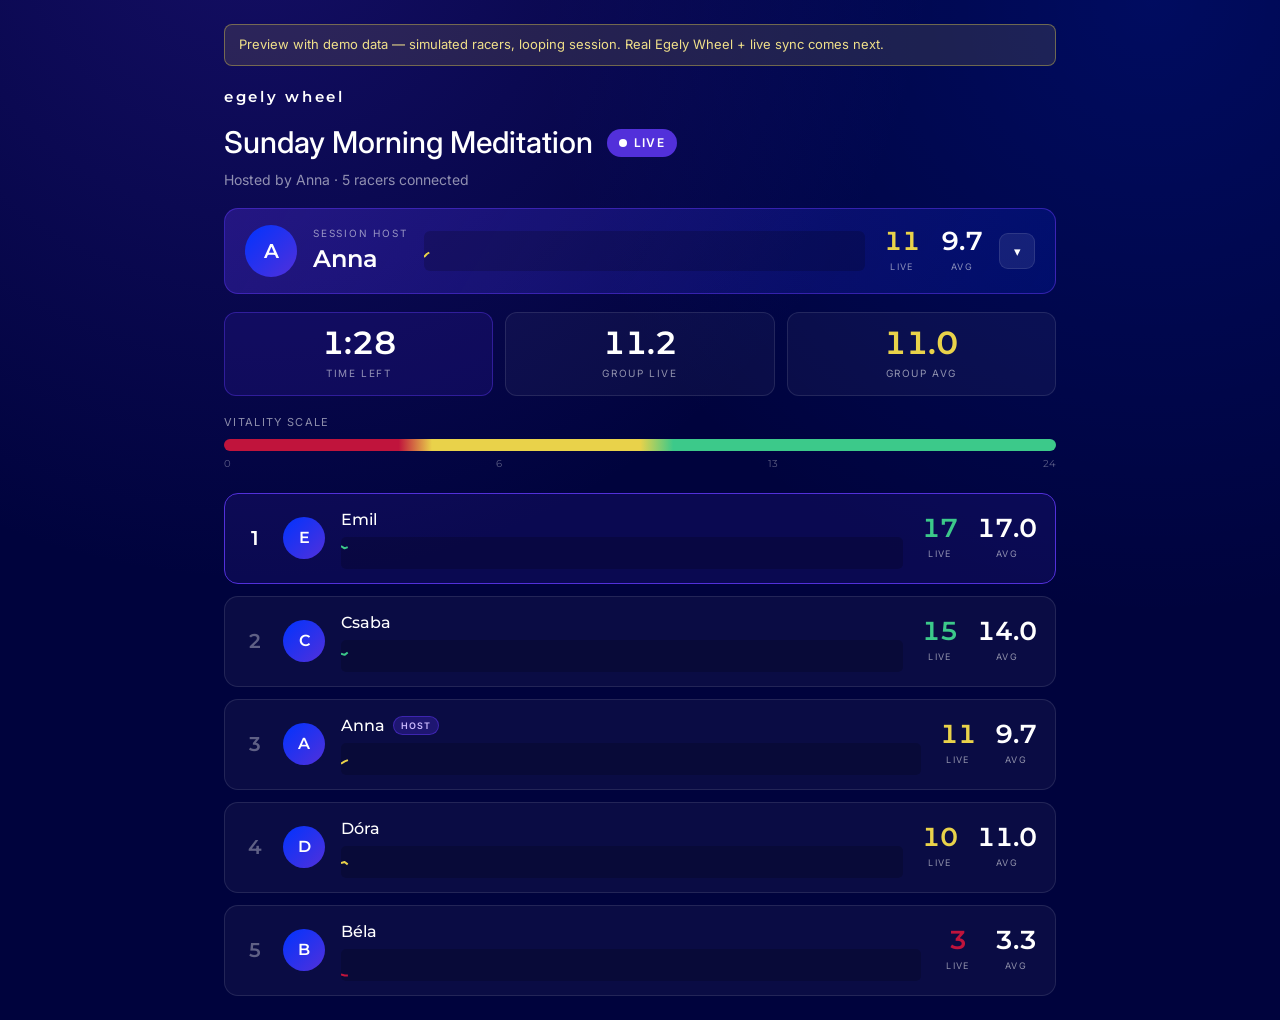
<file: room.html>
<!DOCTYPE html>
<html lang="en">
<head>
<meta charset="UTF-8">
<meta name="viewport" content="width=device-width, initial-scale=1.0">
<title>Egely Wheel · Session Room</title>
<link rel="preconnect" href="https://fonts.googleapis.com">
<link rel="preconnect" href="https://fonts.gstatic.com" crossorigin>
<link href="https://fonts.googleapis.com/css2?family=Inter:wght@400;500&family=Montserrat:wght@400;500;600&display=swap" rel="stylesheet">
<link rel="stylesheet" href="brand.css">
<style>
  .demo-banner{
    background:rgba(233,210,74,0.12);border:1px solid rgba(233,210,74,0.4);
    color:#f0e08a;border-radius:8px;padding:10px 14px;font-size:13px;margin-bottom:20px;
  }

  header{display:flex;flex-direction:column;gap:4px;margin-bottom:18px}
  .room-title-row{display:flex;align-items:center;gap:14px;margin-top:8px;flex-wrap:wrap}
  .room-title{font-size:30px;font-weight:500}
  .live-pill{display:inline-flex;align-items:center;gap:7px;font-size:12px;font-weight:600;
    letter-spacing:0.1em;text-transform:uppercase;background:var(--accent);
    padding:5px 12px;border-radius:20px}
  .live-pill .dot{width:8px;height:8px;border-radius:50%;background:#fff;animation:blink 1.2s infinite}
  @keyframes blink{50%{opacity:.3}}
  .room-sub{color:var(--muted);font-size:14px}

  /* Session leader banner */
  .leader-banner{display:flex;flex-direction:column;
    background:linear-gradient(120deg, rgba(82,48,218,0.35), rgba(0,51,255,0.16));
    border:1px solid rgba(82,48,218,0.6);border-radius:14px;padding:16px 20px;margin:18px 0}
  .lb-top{display:flex;align-items:center;gap:16px}
  .leader-banner .avatar.lg{width:52px;height:52px;font-size:20px}
  .lb-info{flex-shrink:0;min-width:0}
  .lb-label{font-size:10px;letter-spacing:0.18em;text-transform:uppercase;color:var(--muted)}
  .lb-name{font-family:'Montserrat',sans-serif;font-size:24px;font-weight:600;
    white-space:nowrap;overflow:hidden;text-overflow:ellipsis}
  .lb-spark{flex:1;min-width:80px;height:40px;display:block;
    background:rgba(0,0,0,0.18);border-radius:6px}
  .lb-metrics{display:flex;gap:18px;flex-shrink:0;text-align:center}
  .lb-expand{background:rgba(255,255,255,0.08);border:1px solid var(--panel-border);
    color:var(--white);width:36px;height:36px;border-radius:9px;font-size:13px;
    cursor:pointer;flex-shrink:0;transition:transform .25s, background .2s;
    padding:0;display:flex;align-items:center;justify-content:center}
  .lb-expand:hover{background:rgba(255,255,255,0.16)}
  .lb-expand.open{transform:rotate(180deg)}
  .lb-chart-wrap{margin-top:14px}
  .lb-chart{width:100%;height:170px;display:block;background:rgba(0,0,0,0.22);border-radius:8px}
  @media (max-width:600px){.lb-spark{display:none}}

  /* Group stats bar */
  .group-bar{display:grid;grid-template-columns:repeat(3,1fr);gap:12px;margin:18px 0}
  .gstat{background:var(--panel);border:1px solid var(--panel-border);border-radius:12px;
    padding:14px 16px;text-align:center}
  .gstat.time{background:rgba(82,48,218,0.14);border-color:rgba(82,48,218,0.5)}
  .gval{font-family:'Montserrat',sans-serif;font-size:32px;font-weight:600;line-height:1;
    font-variant-numeric:tabular-nums}
  .glbl{font-size:10px;letter-spacing:0.16em;text-transform:uppercase;color:var(--muted);margin-top:7px}

  /* Vitality color scale legend */
  .scale{margin:18px 0 22px}
  .scale-label{font-size:11px;letter-spacing:0.12em;text-transform:uppercase;color:var(--muted);margin-bottom:8px}
  .scale-bar{height:12px;border-radius:6px;
    background:linear-gradient(90deg,
      var(--red) 0%, var(--red) 21%,
      var(--yellow) 25%, var(--yellow) 50%,
      var(--green) 54%, var(--green) 100%);
  }
  .scale-ticks{display:flex;justify-content:space-between;font-size:10px;
    color:var(--faint);font-family:'Montserrat',sans-serif;margin-top:5px}

  .board{display:flex;flex-direction:column;gap:12px}
  .racer{
    background:var(--panel);border:1px solid var(--panel-border);border-radius:14px;
    padding:14px 18px;display:flex;align-items:center;gap:16px;
    transition:transform .35s ease, border-color .3s;
  }
  .racer.leader{border-color:var(--accent);background:rgba(82,48,218,0.12)}
  .rank{font-family:'Montserrat',sans-serif;font-size:20px;font-weight:600;
    color:var(--faint);width:24px;text-align:center;flex-shrink:0}
  .racer.leader .rank{color:var(--white)}
  .avatar{width:42px;height:42px;border-radius:50%;flex-shrink:0;
    display:flex;align-items:center;justify-content:center;
    font-family:'Montserrat',sans-serif;font-weight:600;font-size:16px;color:#fff;
    background:linear-gradient(135deg,var(--blue),var(--accent))}
  .racer-mid{flex:1;min-width:0;display:flex;flex-direction:column;gap:5px}
  .racer-name-row{display:flex;align-items:center;gap:8px;min-width:0}
  .racer-name{font-family:'Montserrat',sans-serif;font-size:16px;font-weight:500;
    white-space:nowrap;overflow:hidden;text-overflow:ellipsis}
  .host-tag{font-size:9px;letter-spacing:0.12em;text-transform:uppercase;font-weight:600;
    background:rgba(82,48,218,0.3);border:1px solid rgba(82,48,218,0.6);color:#cdbcff;
    padding:2px 7px;border-radius:20px;flex-shrink:0}
  .spark{width:100%;height:32px;display:block;
    background:rgba(0,0,0,0.18);border-radius:5px}
  .metrics{display:flex;align-items:flex-start;gap:16px;flex-shrink:0;text-align:center}
  .metric{display:flex;flex-direction:column;align-items:center;min-width:42px}
  .metric-val{font-family:'Montserrat',sans-serif;font-size:26px;font-weight:600;line-height:1;
    font-variant-numeric:tabular-nums;transition:color .2s}
  .metric-val.avg{color:var(--white)}
  .metric-val.samples{font-size:18px;color:var(--muted)}
  .metric-lbl{font-size:9px;letter-spacing:0.16em;text-transform:uppercase;color:var(--muted);margin-top:6px}
</style>
</head>
<body>

<div class="demo-banner">
  Preview with demo data — simulated racers, looping session. Real Egely Wheel + live sync comes next.
</div>

<header>
  <div class="wordmark">egely wheel</div>
  <div class="room-title-row">
    <span class="room-title" id="roomTitle">Sunday Morning Meditation</span>
    <span class="live-pill"><span class="dot"></span>Live</span>
  </div>
  <div class="room-sub" id="roomSub">Hosted by Anna · 5 racers connected</div>
</header>

<div class="leader-banner">
  <div class="lb-top">
    <div class="avatar lg" id="lbAvatar"></div>
    <div class="lb-info">
      <div class="lb-label">Session host</div>
      <div class="lb-name" id="lbName">—</div>
    </div>
    <canvas class="lb-spark" id="lbSpark"></canvas>
    <div class="lb-metrics">
      <div class="metric"><div class="metric-val live" id="lbLive">0</div><div class="metric-lbl">Live</div></div>
      <div class="metric"><div class="metric-val avg" id="lbAvg">0.0</div><div class="metric-lbl">Avg</div></div>
    </div>
    <button class="lb-expand" id="lbExpand" title="Expand live chart">&#9662;</button>
  </div>
  <div class="lb-chart-wrap" id="lbChartWrap" hidden>
    <canvas class="lb-chart" id="lbChart"></canvas>
  </div>
</div>

<div class="group-bar">
  <div class="gstat time"><div class="gval" id="gTime">0:00</div><div class="glbl">Time left</div></div>
  <div class="gstat"><div class="gval" id="gLive">0.0</div><div class="glbl">Group live</div></div>
  <div class="gstat"><div class="gval" id="gAvg">0.0</div><div class="glbl">Group avg</div></div>
</div>

<div class="scale">
  <div class="scale-label">Vitality scale</div>
  <div class="scale-bar"></div>
  <div class="scale-ticks"><span>0</span><span>6</span><span>13</span><span>24</span></div>
</div>

<div class="board" id="board"></div>

<script type="module">
// ---- Vitality color (from Egely Wheel Vitality Scale) -----------------------
function vitalityColor(led){
  if(led <= 5) return '#C0143C';   // red
  if(led <= 12) return '#E9D24A';  // yellow
  return '#3CC98A';                // green
}

// ---- Demo session -----------------------------------------------------------
const SESSION_MS = 90000;        // demo session length (real value comes from the session)
const STEP_MS = 500;             // sample cadence
let sessionStart = Date.now();

function newRacer(name, led, host = false){
  return { name, led, sum:led, count:1, history:[{ t:0, led }], host };
}
let racers = [
  newRacer('Anna', 8, true),   // session host: created/started this session
  newRacer('Csaba', 14),
  newRacer('Béla', 4),
  newRacer('Dóra', 11),
  newRacer('Emil', 18),
];

const board = document.getElementById('board');

function buildCard(r){
  const card = document.createElement('div');
  card.className = 'racer';

  const rank = document.createElement('div');
  rank.className = 'rank';

  const avatar = document.createElement('div');
  avatar.className = 'avatar';
  avatar.textContent = r.name.charAt(0).toUpperCase();

  const mid = document.createElement('div');
  mid.className = 'racer-mid';
  const nameRow = document.createElement('div');
  nameRow.className = 'racer-name-row';
  const name = document.createElement('div');
  name.className = 'racer-name';
  name.textContent = r.name;
  nameRow.append(name);
  if(r.host){
    const tag = document.createElement('span');
    tag.className = 'host-tag';
    tag.textContent = 'Host';
    nameRow.append(tag);
  }
  const spark = document.createElement('canvas');
  spark.className = 'spark';
  mid.append(nameRow, spark);

  const metrics = document.createElement('div');
  metrics.className = 'metrics';
  const live = mkMetric('live', 'Live');
  const avg = mkMetric('avg', 'Avg');
  metrics.append(live.wrap, avg.wrap);

  card.append(rank, avatar, mid, metrics);
  board.appendChild(card);

  r.el = { card, rank, liveVal:live.val, avgVal:avg.val, spark };
}

function mkMetric(cls, label){
  const wrap = document.createElement('div');
  wrap.className = 'metric';
  const val = document.createElement('div');
  val.className = 'metric-val ' + cls;
  const lbl = document.createElement('div');
  lbl.className = 'metric-lbl';
  lbl.textContent = label;
  wrap.append(val, lbl);
  return { wrap, val };
}

racers.forEach(buildCard);

// Draws a curve whose X axis spans the FULL session length, so the line grows
// left -> right as time passes. Used for the small card sparklines, the leader
// mini-spark, and the expanded leader chart.
function drawCurve(canvas, history, color, opts = {}){
  const w = canvas.clientWidth, h = canvas.clientHeight;
  if(!w || !h) return;
  const dpr = window.devicePixelRatio || 1;
  if(canvas.width !== Math.round(w * dpr)){ canvas.width = Math.round(w * dpr); canvas.height = Math.round(h * dpr); }
  const ctx = canvas.getContext('2d');
  ctx.setTransform(dpr, 0, 0, dpr, 0, 0);
  ctx.clearRect(0, 0, w, h);
  const pad = opts.big ? 8 : 2;
  const xOf = t => (t / SESSION_MS) * w;
  const yOf = led => h - (led / 24) * (h - pad * 2) - pad;
  if(opts.grid){
    ctx.strokeStyle = 'rgba(255,255,255,0.07)';
    ctx.lineWidth = 1;
    for(let i = 0; i <= 4; i++){
      const y = (h / 4) * i;
      ctx.beginPath(); ctx.moveTo(0, y); ctx.lineTo(w, y); ctx.stroke();
    }
  }
  if(history.length < 2) return;
  const trace = () => history.forEach((pt, i) => {
    const x = xOf(pt.t), y = yOf(pt.led);
    if(i === 0) ctx.moveTo(x, y); else ctx.lineTo(x, y);
  });
  if(opts.fill){
    ctx.beginPath(); trace();
    ctx.lineTo(xOf(history[history.length - 1].t), h);
    ctx.lineTo(xOf(history[0].t), h);
    ctx.closePath();
    const grad = ctx.createLinearGradient(0, 0, 0, h);
    grad.addColorStop(0, color + '55');
    grad.addColorStop(1, color + '00');
    ctx.fillStyle = grad; ctx.fill();
  }
  ctx.beginPath(); trace();
  ctx.strokeStyle = color;
  ctx.lineWidth = opts.big ? 2.5 : 2;
  ctx.lineJoin = 'round';
  ctx.stroke();
}

function render(){
  const sorted = [...racers].sort((a, b) => b.led - a.led);
  sorted.forEach((r, i) => {
    board.appendChild(r.el.card); // reorder, preserves canvas state
    r.el.rank.textContent = i + 1;
    r.el.card.classList.toggle('leader', i === 0);
    r.el.liveVal.textContent = r.led;
    r.el.liveVal.style.color = vitalityColor(r.led);
    r.el.avgVal.textContent = (r.sum / r.count).toFixed(1);
    drawCurve(r.el.spark, r.history, vitalityColor(r.led));
  });
  const host = racers.find(r => r.host) || racers[0];
  const hostColor = vitalityColor(host.led);
  document.getElementById('lbAvatar').textContent = host.name.charAt(0).toUpperCase();
  document.getElementById('lbName').textContent = host.name;
  const lbLive = document.getElementById('lbLive');
  lbLive.textContent = host.led;
  lbLive.style.color = hostColor;
  document.getElementById('lbAvg').textContent = (host.sum / host.count).toFixed(1);
  drawCurve(document.getElementById('lbSpark'), host.history, hostColor);
  if(leaderExpanded){
    drawCurve(document.getElementById('lbChart'), host.history, hostColor, { big:true, fill:true, grid:true });
  }
  updateGroupStats();
}

function updateGroupStats(){
  const elapsed = Math.min(Date.now() - sessionStart, SESSION_MS);
  const left = Math.max(0, SESSION_MS - elapsed);
  const sec = Math.floor(left / 1000);
  document.getElementById('gTime').textContent = `${Math.floor(sec / 60)}:${String(sec % 60).padStart(2, '0')}`;
  const groupLive = racers.reduce((s, r) => s + r.led, 0) / racers.length;
  const groupAvg = racers.reduce((s, r) => s + r.sum / r.count, 0) / racers.length;
  document.getElementById('gLive').textContent = groupLive.toFixed(1);
  const gAvgEl = document.getElementById('gAvg');
  gAvgEl.textContent = groupAvg.toFixed(1);
  gAvgEl.style.color = vitalityColor(groupAvg);
}

// ---- Demo animation: random walk, restarts when the session ends ------------
function step(){
  const elapsed = Date.now() - sessionStart;
  if(elapsed >= SESSION_MS){
    sessionStart = Date.now();
    racers = racers.map((r) => {
      const fresh = newRacer(r.name, Math.floor(Math.random() * 20) + 2, r.host);
      fresh.el = r.el;
      return fresh;
    });
    render();
    return;
  }
  for(const r of racers){
    let next = r.led + Math.round((Math.random() - 0.45) * 4);
    next = Math.max(0, Math.min(24, next));
    r.led = next;
    r.sum += next;
    r.count++;
    r.history.push({ t: elapsed, led: next });
  }
  render();
}

// ---- Expandable leader chart ------------------------------------------------
let leaderExpanded = false;
document.getElementById('lbExpand').addEventListener('click', () => {
  leaderExpanded = !leaderExpanded;
  document.getElementById('lbChartWrap').hidden = !leaderExpanded;
  document.getElementById('lbExpand').classList.toggle('open', leaderExpanded);
  render();
});

render();
setInterval(step, STEP_MS);
window.addEventListener('resize', render);
</script>

</body>
</html>
</file>
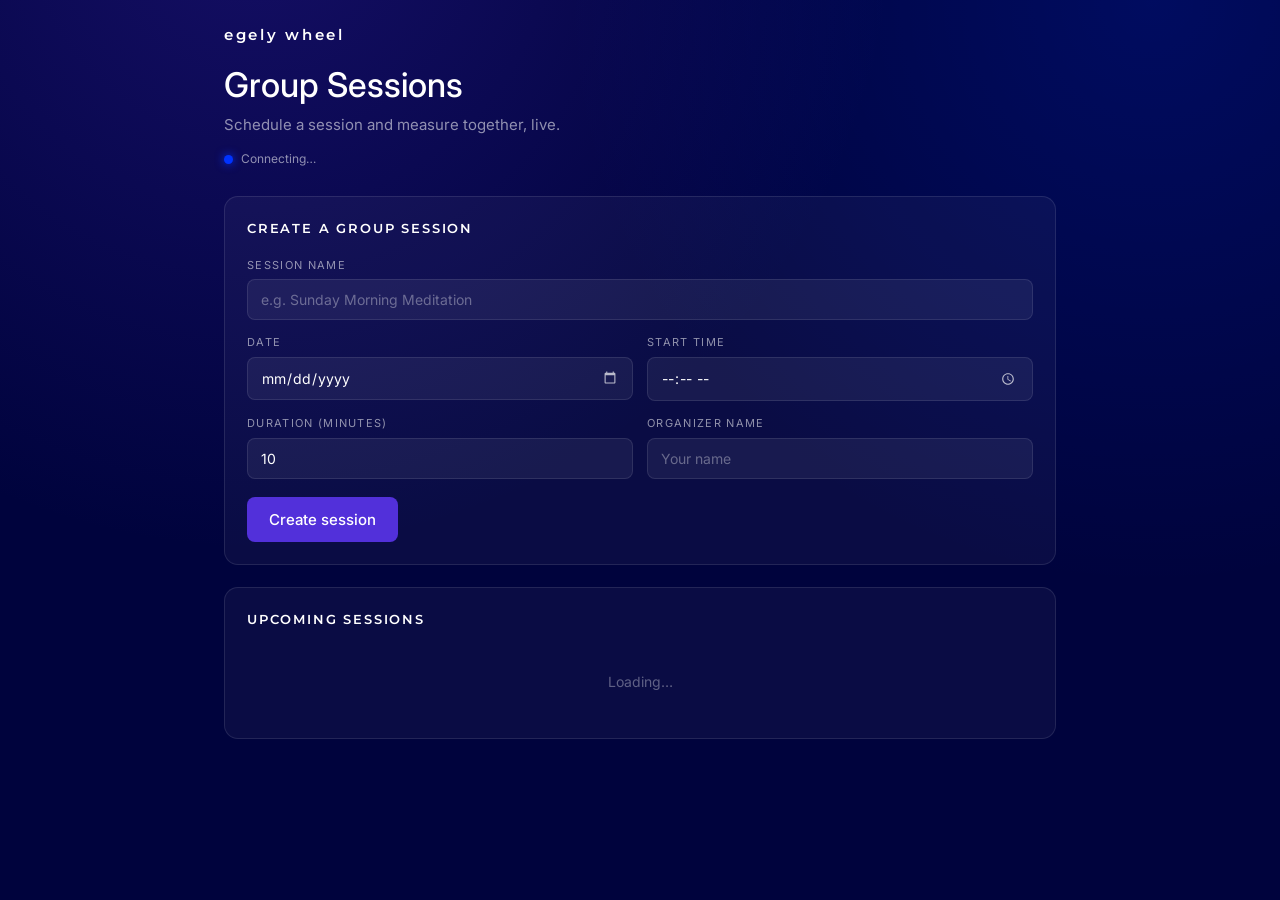
<file: sessions.html>
<!DOCTYPE html>
<html lang="en">
<head>
<meta charset="UTF-8">
<meta name="viewport" content="width=device-width, initial-scale=1.0">
<title>Egely Wheel · Group Sessions</title>
<link rel="preconnect" href="https://fonts.googleapis.com">
<link rel="preconnect" href="https://fonts.gstatic.com" crossorigin>
<link href="https://fonts.googleapis.com/css2?family=Inter:ital,wght@0,400;0,500;1,400&family=Montserrat:wght@400;500;600&display=swap" rel="stylesheet">
<link rel="stylesheet" href="brand.css">
<style>
  header{display:flex;flex-direction:column;gap:4px;margin-bottom:28px}
  .page-title{font-size:34px;font-weight:500;margin-top:8px}
  .page-sub{color:var(--muted);font-size:15px}

  .form-grid{display:grid;grid-template-columns:1fr 1fr;gap:14px}
  @media (max-width:560px){.form-grid{grid-template-columns:1fr}}
  .field{display:flex;flex-direction:column;gap:6px}
  .field.full{grid-column:1 / -1}
  .form-actions{margin-top:18px;display:flex;align-items:center;gap:14px}
  .form-msg{font-size:13px;color:var(--muted)}
  .form-msg.ok{color:#3ddc84}
  .form-msg.err{color:#ff7c7c}

  .session-list{display:flex;flex-direction:column;gap:12px}
  .empty{color:var(--faint);font-size:14px;text-align:center;padding:24px 0}
  .session-card{
    background:rgba(255,255,255,0.04);border:1px solid var(--panel-border);
    border-radius:12px;padding:16px 18px;display:flex;align-items:center;
    justify-content:space-between;gap:16px;flex-wrap:wrap;
    transition:border-color .2s;
  }
  .session-card.live{border-color:var(--accent);background:rgba(82,48,218,0.12)}
  .session-card.finished{opacity:.5}
  .session-main{display:flex;flex-direction:column;gap:4px;min-width:0}
  .session-name{font-family:'Montserrat',sans-serif;font-size:18px;font-weight:500}
  .session-meta{font-size:13px;color:var(--muted)}
  .session-right{display:flex;flex-direction:column;align-items:flex-end;gap:4px;text-align:right}
  .badge{font-size:10px;letter-spacing:0.12em;text-transform:uppercase;
    padding:4px 9px;border-radius:20px;font-weight:600}
  .badge.upcoming{background:rgba(0,51,255,0.2);color:#9db4ff}
  .badge.live{background:var(--accent);color:var(--white)}
  .badge.finished{background:rgba(255,255,255,0.1);color:var(--muted)}
  .countdown{font-family:'Montserrat',sans-serif;font-size:20px;font-weight:500;
    font-variant-numeric:tabular-nums}
  .countdown.live{color:#3ddc84}
</style>
</head>
<body>

<header>
  <div class="wordmark">egely wheel</div>
  <div class="page-title">Group Sessions</div>
  <div class="page-sub">Schedule a session and measure together, live.</div>
  <div class="cloud-status waiting" id="cloudStatus">
    <span class="dot"></span><span id="cloudStatusText">Connecting…</span>
  </div>
</header>

<div class="panel">
  <h2>Create a group session</h2>
  <form id="createForm">
    <div class="form-grid">
      <div class="field full">
        <label for="fName">Session name</label>
        <input type="text" id="fName" placeholder="e.g. Sunday Morning Meditation" required maxlength="80">
      </div>
      <div class="field">
        <label for="fDate">Date</label>
        <input type="date" id="fDate" required>
      </div>
      <div class="field">
        <label for="fTime">Start time</label>
        <input type="time" id="fTime" required>
      </div>
      <div class="field">
        <label for="fDuration">Duration (minutes)</label>
        <input type="number" id="fDuration" min="1" max="240" value="10" required>
      </div>
      <div class="field">
        <label for="fOrganizer">Organizer name</label>
        <input type="text" id="fOrganizer" placeholder="Your name" required maxlength="60">
      </div>
    </div>
    <div class="form-actions">
      <button type="submit" id="btnCreate">Create session</button>
      <span class="form-msg" id="formMsg"></span>
    </div>
  </form>
</div>

<div class="panel">
  <h2>Upcoming sessions</h2>
  <div class="session-list" id="sessionList">
    <div class="empty" id="emptyState">Loading…</div>
  </div>
</div>

<script type="module">
import { createClient } from 'https://esm.sh/@supabase/supabase-js@2';

const SUPABASE_URL = 'https://lhyychkrcrndjptptkii.supabase.co';
const SUPABASE_KEY = 'eyJhbGciOiJIUzI1NiIsInR5cCI6IkpXVCJ9.eyJpc3MiOiJzdXBhYmFzZSIsInJlZiI6ImxoeXljaGtyY3JuZGpwdHB0a2lpIiwicm9sZSI6ImFub24iLCJpYXQiOjE3Nzk2MjY0NTYsImV4cCI6MjA5NTIwMjQ1Nn0.m94K_KVl-Fdj1vkrAh0mPN3lku4FmcfnHs5W3p_gBFk';

const supabase = createClient(SUPABASE_URL, SUPABASE_KEY);
const $ = id => document.getElementById(id);

let sessions = [];

function setCloudStatus(text, state){
  $('cloudStatus').className = 'cloud-status ' + state;
  $('cloudStatusText').textContent = text;
}

// ---- Load + render ----------------------------------------------------------

async function loadSessions(){
  const { data, error } = await supabase
    .from('sessions')
    .select('*')
    .order('scheduled_start', { ascending: true });
  if(error){
    setCloudStatus('Error: ' + error.message, 'err');
    return;
  }
  setCloudStatus('Connected', 'ok');
  sessions = data || [];
  renderSessions();
}

function sessionState(s, now){
  const start = new Date(s.scheduled_start).getTime();
  const end = start + (s.duration_minutes || 0) * 60000;
  if(now < start) return 'upcoming';
  if(now <= end) return 'live';
  return 'finished';
}

function formatStart(iso){
  return new Date(iso).toLocaleString('en-US', {
    weekday:'short', month:'short', day:'numeric',
    hour:'2-digit', minute:'2-digit'
  });
}

function formatCountdown(ms){
  if(ms < 0) ms = 0;
  const totalSec = Math.floor(ms / 1000);
  const h = Math.floor(totalSec / 3600);
  const m = Math.floor((totalSec % 3600) / 60);
  const sec = totalSec % 60;
  const pad = n => String(n).padStart(2, '0');
  return h > 0 ? `${h}:${pad(m)}:${pad(sec)}` : `${pad(m)}:${pad(sec)}`;
}

function renderSessions(){
  const list = $('sessionList');
  if(sessions.length === 0){
    list.innerHTML = '<div class="empty">No sessions yet. Create the first one above.</div>';
    return;
  }
  const now = Date.now();
  // Order: live first, then upcoming (soonest first), then finished (latest first).
  const order = { live: 0, upcoming: 1, finished: 2 };
  const sorted = [...sessions].sort((a, b) => {
    const sa = sessionState(a, now), sb = sessionState(b, now);
    if(order[sa] !== order[sb]) return order[sa] - order[sb];
    const ta = new Date(a.scheduled_start).getTime();
    const tb = new Date(b.scheduled_start).getTime();
    return sa === 'finished' ? tb - ta : ta - tb;
  });

  list.innerHTML = '';
  for(const s of sorted){
    const state = sessionState(s, now);
    const card = document.createElement('div');
    card.className = 'session-card ' + state;
    card.dataset.start = new Date(s.scheduled_start).getTime();
    card.dataset.end = new Date(s.scheduled_start).getTime() + (s.duration_minutes || 0) * 60000;

    const main = document.createElement('div');
    main.className = 'session-main';
    const name = document.createElement('div');
    name.className = 'session-name';
    name.textContent = s.name || 'Untitled session';
    const meta = document.createElement('div');
    meta.className = 'session-meta';
    meta.textContent = `${formatStart(s.scheduled_start)} · ${s.duration_minutes} min · by ${s.created_by || 'unknown'}`;
    main.append(name, meta);

    const right = document.createElement('div');
    right.className = 'session-right';
    const badge = document.createElement('span');
    badge.className = 'badge ' + state;
    badge.textContent = state === 'live' ? 'Live' : state === 'upcoming' ? 'Upcoming' : 'Finished';
    const cd = document.createElement('div');
    cd.className = 'countdown' + (state === 'live' ? ' live' : '');
    cd.dataset.role = 'countdown';
    right.append(badge, cd);

    card.append(main, right);
    list.appendChild(card);
  }
  tickCountdowns();
}

// Update only the countdown labels every second (cheap, no full re-render).
function tickCountdowns(){
  const now = Date.now();
  let needsReorder = false;
  document.querySelectorAll('.session-card').forEach(card => {
    const start = Number(card.dataset.start);
    const end = Number(card.dataset.end);
    const cd = card.querySelector('[data-role="countdown"]');
    const isLive = card.classList.contains('live');
    const isFinished = card.classList.contains('finished');
    if(now < start){
      cd.textContent = 'in ' + formatCountdown(start - now);
      if(isLive || isFinished) needsReorder = true;
    } else if(now <= end){
      cd.textContent = formatCountdown(end - now) + ' left';
      if(!isLive) needsReorder = true; // crossed into live
    } else {
      cd.textContent = '';
      if(!isFinished) needsReorder = true; // crossed into finished
    }
  });
  // When a session crosses a state boundary, re-render to fix badges/ordering.
  if(needsReorder) renderSessions();
}
setInterval(tickCountdowns, 1000);

// ---- Create -----------------------------------------------------------------

$('createForm').addEventListener('submit', async (e) => {
  e.preventDefault();
  const name = $('fName').value.trim();
  const date = $('fDate').value;
  const time = $('fTime').value;
  const duration = parseInt($('fDuration').value, 10);
  const organizer = $('fOrganizer').value.trim();

  if(!name || !date || !time || !duration || !organizer){
    setFormMsg('Please fill in every field.', 'err');
    return;
  }
  const start = new Date(`${date}T${time}`);
  if(isNaN(start.getTime())){
    setFormMsg('Invalid date or time.', 'err');
    return;
  }

  $('btnCreate').disabled = true;
  setFormMsg('Creating…', '');
  const { error } = await supabase.from('sessions').insert({
    name,
    scheduled_start: start.toISOString(),
    duration_minutes: duration,
    status: 'scheduled',
    created_by: organizer
  });
  $('btnCreate').disabled = false;

  if(error){
    setFormMsg('Error: ' + error.message, 'err');
    return;
  }
  setFormMsg('Session created.', 'ok');
  $('fName').value = '';
  loadSessions();
});

function setFormMsg(text, state){
  const el = $('formMsg');
  el.className = 'form-msg ' + (state || '');
  el.textContent = text;
}

// ---- Realtime ---------------------------------------------------------------

supabase.channel('sessions-changes')
  .on('postgres_changes', { event: '*', schema: 'public', table: 'sessions' }, () => {
    loadSessions();
  })
  .subscribe();

// Default the date field to today for convenience.
$('fDate').value = new Date().toISOString().slice(0, 10);

loadSessions();
</script>

</body>
</html>
</file>
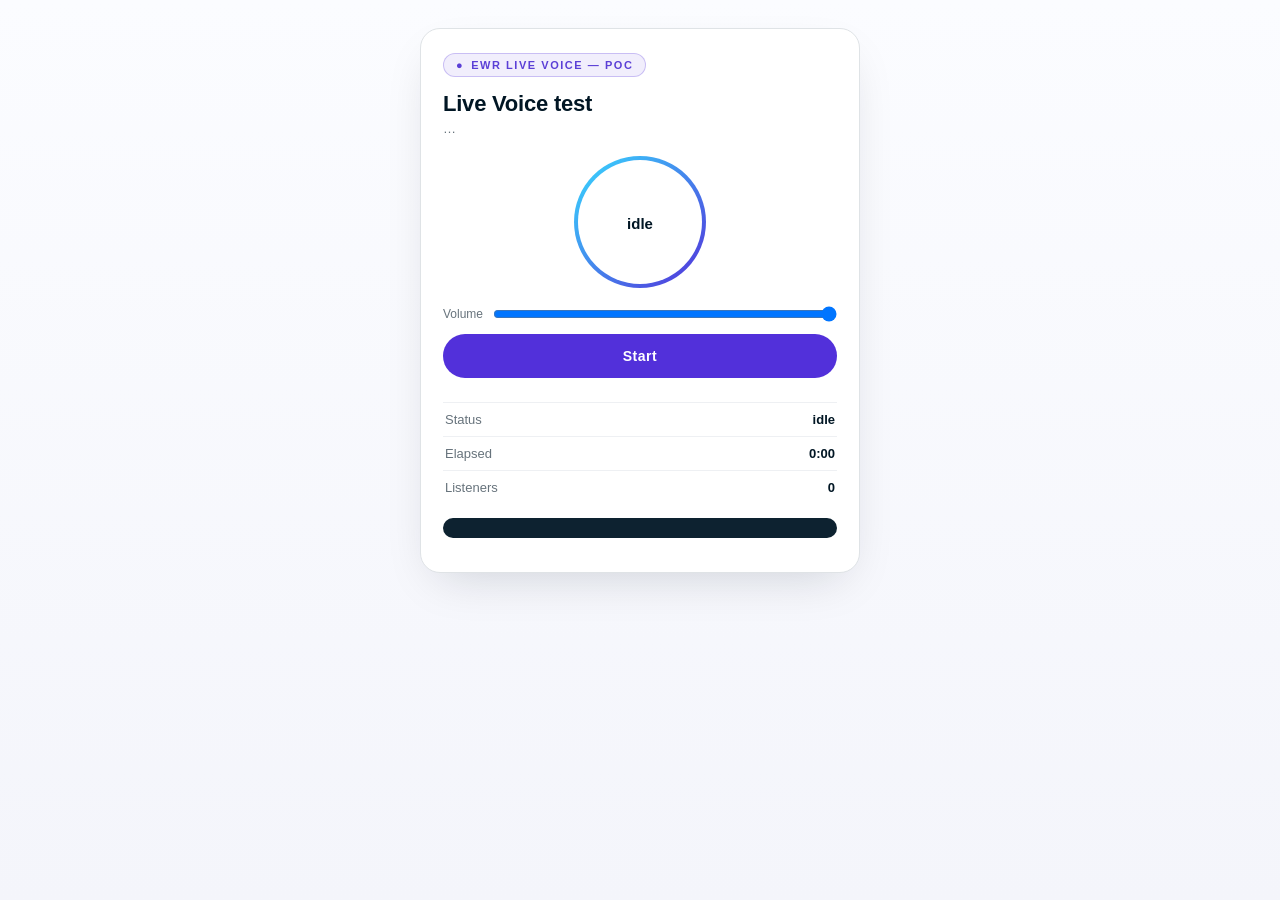
<file: voice-poc.html>
<!doctype html>
<html lang="en">
<head>
<meta charset="utf-8">
<meta name="viewport" content="width=device-width, initial-scale=1, viewport-fit=cover">
<meta name="robots" content="noindex,nofollow">
<title>EWR Live Voice — POC</title>
<style>
  :root{--navy:#011624;--accent:#5230da;--cyan:#37dbff;--muted:#67737c;--border:#dfe3e6}
  *{box-sizing:border-box;margin:0;padding:0}
  body{font-family:'Inter',-apple-system,BlinkMacSystemFont,'Segoe UI',sans-serif;
    background:linear-gradient(180deg,#fbfcff,#f4f5fb);min-height:100vh;
    display:flex;align-items:flex-start;justify-content:center;padding:28px 16px}
  .card{width:100%;max-width:440px;background:#fff;border:1px solid var(--border);
    border-radius:20px;padding:24px 22px;box-shadow:0 18px 50px -18px rgba(1,22,36,.18)}
  .tag{display:inline-flex;align-items:center;gap:7px;font-size:11px;font-weight:700;
    letter-spacing:.14em;color:#5b3fd6;background:rgba(82,48,218,.08);
    border:1px solid rgba(82,48,218,.25);border-radius:999px;padding:5px 12px;margin-bottom:14px}
  h1{font-size:22px;color:var(--navy);letter-spacing:-.01em;margin-bottom:4px}
  .sub{font-size:13px;color:var(--muted);margin-bottom:20px}
  .ringwrap{display:flex;justify-content:center;margin:8px 0 18px}
  .ring{width:132px;height:132px;border-radius:50%;padding:4px;
    background:linear-gradient(135deg,var(--cyan),var(--accent));
    transition:transform .12s ease;display:flex;align-items:center;justify-content:center}
  .ring-in{width:100%;height:100%;border-radius:50%;background:#fff;
    display:flex;flex-direction:column;align-items:center;justify-content:center;gap:2px}
  .ring-role{font-size:10px;font-weight:700;letter-spacing:.14em;color:var(--muted)}
  .ring-state{font-size:15px;font-weight:700;color:var(--navy)}
  .row{display:flex;gap:10px;margin-bottom:12px}
  button{flex:1;font-family:inherit;font-size:14px;font-weight:700;letter-spacing:.04em;
    border:none;border-radius:999px;padding:14px 18px;cursor:pointer;
    background:var(--accent);color:#fff;transition:background .15s}
  button:hover{background:#401d91}
  button:disabled{opacity:.5;cursor:default}
  button.ghost{background:#fff;color:var(--navy);border:1.5px solid var(--navy)}
  button.ghost:hover{background:var(--navy);color:#fff}
  .stat{display:flex;justify-content:space-between;font-size:13px;color:var(--muted);
    border-top:1px solid #eef0f3;padding:9px 2px}
  .stat b{color:var(--navy);font-variant-numeric:tabular-nums}
  .vol{display:flex;align-items:center;gap:10px;font-size:12px;color:var(--muted);margin:6px 0 12px}
  .vol input{flex:1}
  .meter{height:8px;border-radius:999px;background:#eef0f3;overflow:hidden;margin:0 0 14px}
  .meter i{display:block;height:100%;width:0;border-radius:999px;
    background:linear-gradient(90deg,var(--cyan),var(--accent));transition:width .1s linear}
  .log{margin-top:14px;background:#0d2230;color:#9fd9ec;font:11px/1.6 Consolas,monospace;
    border-radius:10px;padding:10px 12px;max-height:160px;overflow:auto;white-space:pre-wrap}
  .hint{font-size:11.5px;color:#99a2a7;margin-top:10px;line-height:1.5}
</style>
</head>
<body>
<div class="card">
  <span class="tag"><span id="dot">●</span> EWR LIVE VOICE — POC</span>
  <h1 id="title">Live Voice test</h1>
  <p class="sub" id="sub">…</p>

  <div class="ringwrap"><div class="ring" id="ring"><div class="ring-in">
    <span class="ring-role" id="ringRole"></span>
    <span class="ring-state" id="ringState">idle</span>
  </div></div></div>

  <div class="meter" id="meterWrap" hidden><i id="meter"></i></div>
  <div class="vol" id="volWrap" hidden>Volume <input type="range" id="vol" min="0" max="100" value="100"></div>

  <div class="row">
    <button id="btnMain">Start</button>
    <button id="btnMute" class="ghost" hidden>Mute</button>
  </div>
  <div class="row"><button id="btnAudio" class="ghost" hidden>Tap if you hear nothing</button></div>

  <div class="stat"><span>Status</span><b id="stStatus">idle</b></div>
  <div class="stat"><span>Elapsed</span><b id="stTime">0:00</b></div>
  <div class="stat" id="stCountRow"><span id="stCountLbl">Listeners</span><b id="stCount">0</b></div>

  <div class="log" id="log"></div>
  <p class="hint" id="hint"></p>
</div>

<script type="module">
import { Room, RoomEvent, Track } from 'https://esm.sh/livekit-client@2';

const TOKEN_URL = 'https://lhyychkrcrndjptptkii.supabase.co/functions/v1/livekit-token';
const PW = 'ewrpoc_x7k2m9';

const P = new URLSearchParams(location.search);
const role = P.get('role') === 'host' ? 'host' : 'listen';
const roomName = P.get('room') || 'poc';
const myName = P.get('name') || (role === 'host' ? 'Maker' : 'Listener');

const $ = id => document.getElementById(id);
const log = m => {
  const t = new Date().toLocaleTimeString('en-GB');
  $('log').textContent += `[${t}] ${m}\n`;
  $('log').scrollTop = $('log').scrollHeight;
};

$('title').textContent = role === 'host' ? '🎙 Maker — voice host' : '🎧 Listener';
$('sub').textContent = role === 'host'
  ? 'You publish your microphone. Open ?role=listen on other devices to hear it.'
  : 'You will hear the maker live. Start, then just listen.';
$('ringRole').textContent = role.toUpperCase();
$('btnMain').textContent = role === 'host' ? 'Go live with your voice' : 'Listen live';
$('stCountLbl').textContent = role === 'host' ? 'Listeners' : 'Maker online';
$('hint').textContent = role === 'host'
  ? 'Keep this tab in the foreground. Screen wake lock is requested automatically.'
  : 'If audio stops when the screen locks, note the time and tell Claude.';

let lk = null, connected = false, muted = false, t0 = 0, timer = null;
let audioCtx = null, rafId = null, audioEl = null;

function setState(s){ $('ringState').textContent = s; $('stStatus').textContent = s; }
function tickTime(){
  const s = Math.floor((Date.now() - t0) / 1000);
  $('stTime').textContent = Math.floor(s / 60) + ':' + String(s % 60).padStart(2, '0');
}

function meterFrom(mediaStreamTrack){
  try{
    if(rafId) cancelAnimationFrame(rafId);
    if(!audioCtx) audioCtx = new (window.AudioContext || window.webkitAudioContext)();
    const src = audioCtx.createMediaStreamSource(new MediaStream([mediaStreamTrack]));
    const an = audioCtx.createAnalyser();
    an.fftSize = 256;
    src.connect(an);
    const buf = new Uint8Array(an.frequencyBinCount);
    $('meterWrap').hidden = false;
    (function loop(){
      an.getByteFrequencyData(buf);
      let sum = 0; for(let i = 0; i < buf.length; i++) sum += buf[i];
      const lvl = Math.min(1, (sum / buf.length) / 90);
      $('meter').style.width = (lvl * 100).toFixed(0) + '%';
      $('ring').style.transform = 'scale(' + (1 + lvl * 0.07).toFixed(3) + ')';
      rafId = requestAnimationFrame(loop);
    })();
  }catch(e){ log('meter error: ' + e.message); }
}

async function getToken(){
  const u = `${TOKEN_URL}?pw=${PW}&role=${role}&room=${encodeURIComponent(roomName)}&name=${encodeURIComponent(myName)}`;
  const r = await fetch(u);
  if(!r.ok) throw new Error('token http ' + r.status);
  return r.json();
}

function updateCount(){
  if(!lk) return;
  if(role === 'host'){
    $('stCount').textContent = String(lk.remoteParticipants.size);
  } else {
    let makerOn = false;
    lk.remoteParticipants.forEach(p => { if(p.audioTrackPublications.size > 0) makerOn = true; });
    $('stCount').textContent = makerOn ? 'yes' : 'not yet';
  }
}

async function connect(){
  $('btnMain').disabled = true;
  setState('connecting…');
  try{
    const { token, url } = await getToken();
    log('token ok');
    lk = new Room();
    lk.on(RoomEvent.Connected, () => { log('connected to room'); });
    lk.on(RoomEvent.Disconnected, r => { log('disconnected: ' + r); setState('disconnected'); });
    lk.on(RoomEvent.Reconnecting, () => { log('reconnecting…'); setState('reconnecting…'); });
    lk.on(RoomEvent.Reconnected, () => { log('reconnected'); setState('live'); });
    lk.on(RoomEvent.ParticipantConnected, p => { log('joined: ' + (p.name || p.identity)); updateCount(); });
    lk.on(RoomEvent.ParticipantDisconnected, p => { log('left: ' + (p.name || p.identity)); updateCount(); });
    lk.on(RoomEvent.TrackSubscribed, (track, pub, p) => {
      if(track.kind !== 'audio') return;
      log('audio track from ' + (p.name || p.identity));
      audioEl = track.attach();
      audioEl.setAttribute('playsinline', '');
      document.body.appendChild(audioEl);
      audioEl.volume = Number($('vol').value) / 100;
      $('volWrap').hidden = false;
      meterFrom(track.mediaStreamTrack);
      setState('live');
      updateCount();
    });
    lk.on(RoomEvent.TrackUnsubscribed, (track) => {
      if(track.kind !== 'audio') return;
      log('maker audio ended');
      track.detach().forEach(el => el.remove());
      setState('waiting…');
      updateCount();
    });
    lk.on(RoomEvent.AudioPlaybackStatusChanged, () => {
      if(!lk.canPlaybackAudio){ $('btnAudio').hidden = false; log('audio blocked — tap the button'); }
      else $('btnAudio').hidden = true;
    });

    await lk.connect(url, token);
    connected = true;
    t0 = Date.now();
    timer = setInterval(tickTime, 1000);

    if(role === 'host'){
      await lk.localParticipant.setMicrophoneEnabled(true);
      const pub = lk.localParticipant.getTrackPublication(Track.Source.Microphone);
      if(pub && pub.track) meterFrom(pub.track.mediaStreamTrack);
      $('btnMute').hidden = false;
      setState('live');
      log('mic published');
      try{
        const wl = await navigator.wakeLock.request('screen');
        log('wake lock on');
        document.addEventListener('visibilitychange', async () => {
          if(document.visibilityState === 'visible'){
            try{ await navigator.wakeLock.request('screen'); log('wake lock re-acquired'); }catch(_){}
          } else { log('tab went to background'); }
        });
      }catch(_){ log('wake lock unavailable'); }
    } else {
      setState('waiting…');
      log('listening — waiting for the maker');
    }
    updateCount();
    $('btnMain').textContent = 'Leave';
    $('btnMain').disabled = false;
  }catch(e){
    log('ERROR: ' + (e.message || e));
    setState('error');
    $('btnMain').disabled = false;
    $('btnMain').textContent = 'Retry';
    connected = false;
  }
}

async function leave(){
  if(timer){ clearInterval(timer); timer = null; }
  if(rafId){ cancelAnimationFrame(rafId); rafId = null; }
  if(lk){ await lk.disconnect(); lk = null; }
  connected = false;
  setState('idle');
  $('btnMain').textContent = role === 'host' ? 'Go live with your voice' : 'Listen live';
  $('btnMute').hidden = true;
  $('meterWrap').hidden = true;
  log('left room');
}

$('btnMain').addEventListener('click', () => { connected ? leave() : connect(); });
$('btnMute').addEventListener('click', async () => {
  muted = !muted;
  await lk.localParticipant.setMicrophoneEnabled(!muted);
  $('btnMute').textContent = muted ? 'Unmute' : 'Mute';
  setState(muted ? 'muted' : 'live');
  log(muted ? 'muted' : 'unmuted');
});
$('btnAudio').addEventListener('click', async () => { try{ await lk.startAudio(); $('btnAudio').hidden = true; log('audio unlocked'); }catch(e){ log('startAudio: ' + e.message); } });
$('vol').addEventListener('input', () => { if(audioEl) audioEl.volume = Number($('vol').value) / 100; });

log('ready — role: ' + role + ', room: ' + roomName);
</script>
</body>
</html>
</file>
<file: brand.css>
/* Egely Wheel — shared brand styles.
   Design tokens from the Egely Wheel Brand Guidelines (2026).
   Fonts (Montserrat + Inter) are loaded per page via <link> in the <head>. */

:root{
  --navy:#00033D;          /* Dark primary  */
  --white:#FFFFFF;         /* Light primary */
  --purple-dark:#401D91;   /* Dark secondary */
  --blue:#0033FF;          /* Medium */
  --accent:#5230DA;        /* Accent */

  /* Surfaces & text */
  --panel:rgba(255,255,255,0.04);
  --panel-border:rgba(255,255,255,0.10);
  --muted:rgba(255,255,255,0.55);
  --faint:rgba(255,255,255,0.35);

  /* Egely Wheel vitality scale */
  --red:#C0143C;     /* LED 0-5  */
  --yellow:#E9D24A;  /* LED 6-12 */
  --green:#3CC98A;   /* LED 13-24 */
}

*{margin:0;padding:0;box-sizing:border-box}
[hidden]{display:none !important}

body{
  font-family:'Inter',system-ui,sans-serif;
  background:var(--navy);color:var(--white);
  padding:24px;min-height:100vh;line-height:1.5;
  max-width:880px;margin:0 auto;
  background-image:radial-gradient(circle at 20% -10%, rgba(82,48,218,0.25), transparent 45%),
                   radial-gradient(circle at 90% 0%, rgba(0,51,255,0.18), transparent 40%);
}

h1,h2,h3{font-family:'Montserrat',sans-serif;font-weight:500;letter-spacing:-0.01em}

.wordmark{font-family:'Montserrat',sans-serif;font-weight:600;font-size:15px;
  letter-spacing:0.18em;text-transform:none;color:var(--white);white-space:nowrap}

/* Panels */
.panel{background:var(--panel);border:1px solid var(--panel-border);
  border-radius:14px;padding:22px;margin-bottom:22px}
.panel h2{font-size:13px;text-transform:uppercase;letter-spacing:0.14em;
  color:var(--white);margin-bottom:18px;font-weight:600}

/* Form controls */
label{font-size:11px;letter-spacing:0.12em;text-transform:uppercase;color:var(--muted)}
input{background:rgba(255,255,255,0.06);color:var(--white);
  border:1px solid var(--panel-border);border-radius:8px;
  padding:11px 13px;font-size:14px;font-family:'Inter',sans-serif;width:100%}
input:focus{outline:none;border-color:var(--accent);background:rgba(82,48,218,0.12)}
input::placeholder{color:var(--faint)}
input[type="date"]::-webkit-calendar-picker-indicator,
input[type="time"]::-webkit-calendar-picker-indicator{filter:invert(1) opacity(.7)}

button{font-family:'Inter',sans-serif;background:var(--accent);color:var(--white);
  border:none;padding:13px 22px;border-radius:8px;font-size:15px;font-weight:500;
  cursor:pointer;transition:all .2s}
/* :where() drops this to element-level specificity (0,0,1) so ANY component rule —
   even a plain .x{background:...} — overrides it. The old selector's (0,2,1) beat
   every single-class .x:hover and caused the recurring "purple hover + dark text"
   bug across the app (account chip, tabs, info buttons, pill controls…). */
button:where(:hover:not(:disabled)){background:#6a47f0;color:var(--white)}
button:disabled{opacity:.45;cursor:not-allowed}

/* Connection / cloud status */
.cloud-status{display:inline-flex;align-items:center;gap:8px;font-size:12px;
  color:var(--muted);margin-top:10px}
.cloud-status .dot{width:9px;height:9px;border-radius:50%;background:var(--faint);transition:all .3s}
.cloud-status.ok .dot{background:#3ddc84;box-shadow:0 0 10px #3ddc84}
.cloud-status.err .dot{background:#ff5c5c;box-shadow:0 0 10px #ff5c5c}
.cloud-status.waiting .dot{background:var(--blue);box-shadow:0 0 10px var(--blue);animation:pulse 1.4s infinite}
@keyframes pulse{50%{opacity:.4}}
</file>
